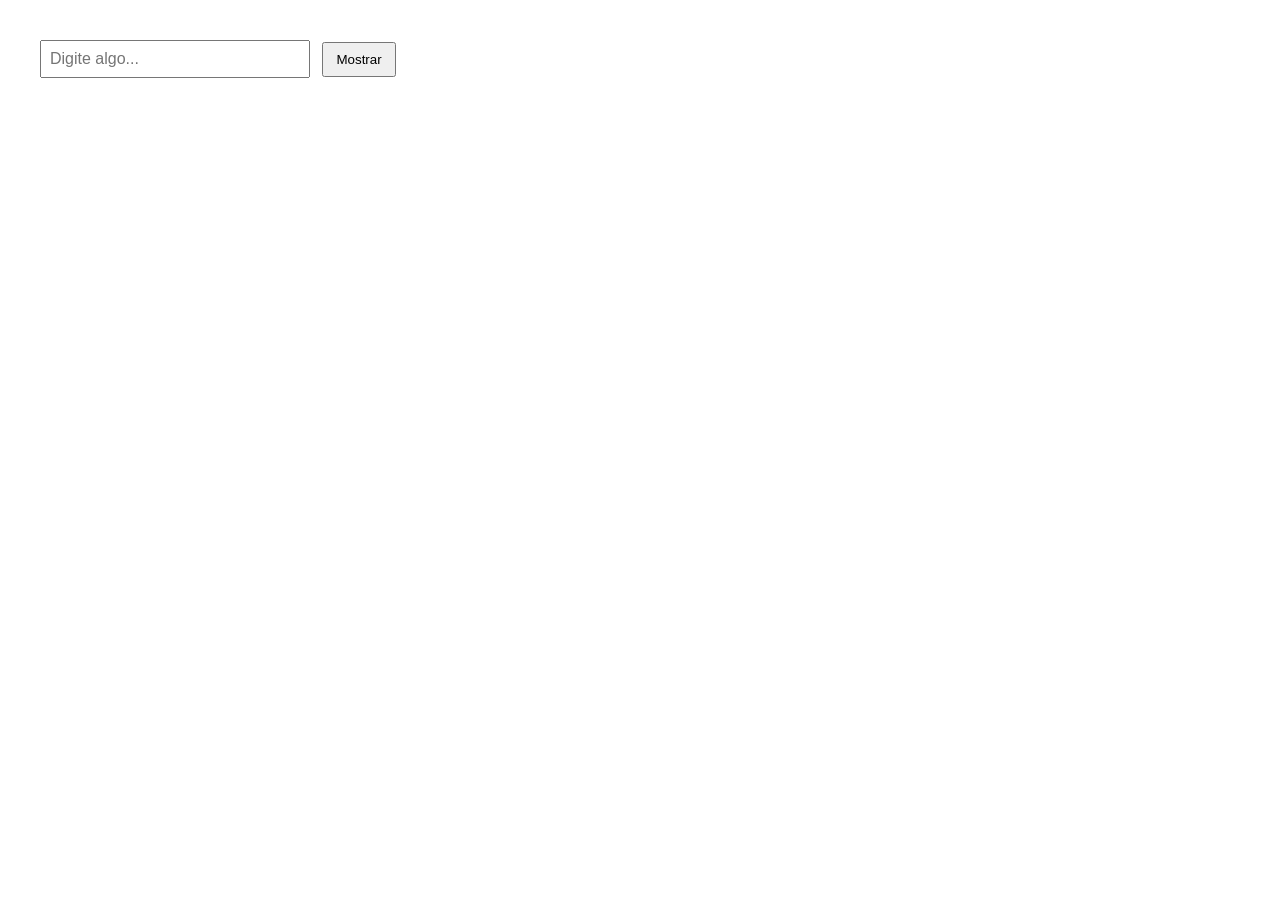
<file: atividade_avaliativa/index.html>
<!DOCTYPE html>
<html lang="pt-BR">
<head>
  <meta charset="UTF-8">
  <meta name="viewport" content="width=device-width, initial-scale=1.0">
  <title>tela1</title>
  <style>
    body {
      font-family: Arial, sans-serif;
      margin: 40px;
    }
    input {
      padding: 8px;
      width: 250px;
      font-size: 1rem;
    }
    button {
      padding: 8px 12px;
      margin-left: 8px;
      cursor: pointer;
    }
    .resultado p {
      margin: 5px 0 ;
   
    }
    
  </style>
</head>
<body>
  <input type="text" id="texto" placeholder="Digite algo...">
  <button onclick="mostrarTexto()">Mostrar</button>

  <div class="resultado" id="resultado"></div>

  <script>
    function mostrarTexto() {
      const texto = document.getElementById("texto").value;
      const resultado = document.getElementById("resultado");
      resultado.innerHTML = `
        <p style="font-size:1rem">${texto}</p>
        <p style="font-size:2rem">${texto}</p>
        <p style="font-size:3rem">${texto}</p>
        <p style="font-size:4rem">${texto}</p>
        <p style="font-size:5rem">${texto}</p>
      `;
    }
  </script>
</body>
</html>
</file>
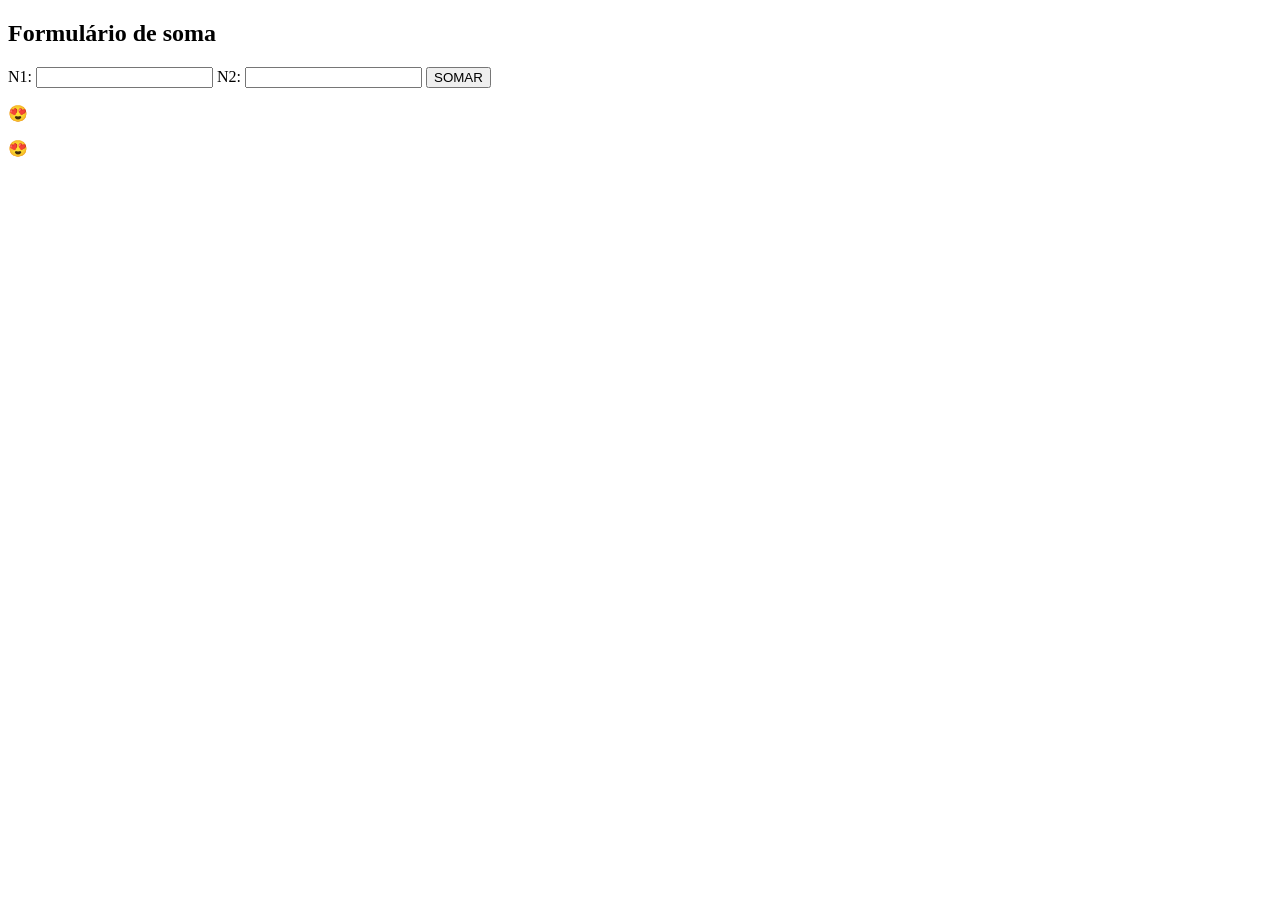
<file: aula_16/index.html>
<!DOCTYPE html>
<html lang="en">
<head>
    <meta charset="UTF-8">
    <meta name="viewport" content="width=device-width, initial-scale=1.0">
    <title>JAVASCRIPT</title>
</head>
<body>
    <h2>Formulário de soma</h2>

    <form action="">
        <label for="n1">N1:</label>
        <input type="text"  id="n1">
        <label for="n1">N2:</label>
        <input type="text"  id="n2">
        <button id="somar">SOMAR</button>
        <p id="resultado"></p>
    </form>

    <script>
        const somar= document.querySelector("#somar");
        somar.addEventListener("click", function(e){
            console.log("addEventListener");
            n1=parseInt(document.getElementById("n1").value);
            n2=parseInt(document.getElementById("n2").value);
            document.getElementById("resultado").innerHTML=n1+n2;
            console.log(n1+n2);

        })

        let alunos=[7,8,6,5,4,12];
        console.log(alunos[2]);
        alunos.push(5);
        alunos[3] = 0;
        delete alunos[0];
        console.log(alunos[0]);
        console.log(alunos.length)

        let items = ["Luiz", "Maria", "Felipe", "Vinicius", "Thiago"];
        console.log(items[1])

        let emocoes = ["🤬","😂","😍","🤢","🤩","🙄"]

        console.log(Math.random())
        console.log(Math.floor(Math.random()))
        console.log(Math.floor(Math.random()*10))

        let x = Math.floor(Math.random()*4);
        document.write(`<p> ${emocoes[x]} </p>`);
        document.write(`<p>` +emocoes[x]+`</p>`);

        // for(item in emocoes){
        //     document.write(`<p> $(emocoes[items])</p>`)
        // }
        // for(left nfor = 0; nfor<=5; nfor++){
        //     console.log(nfor)
        // }

        // let opcao=2

    </script>
</body>
</html>
</file>
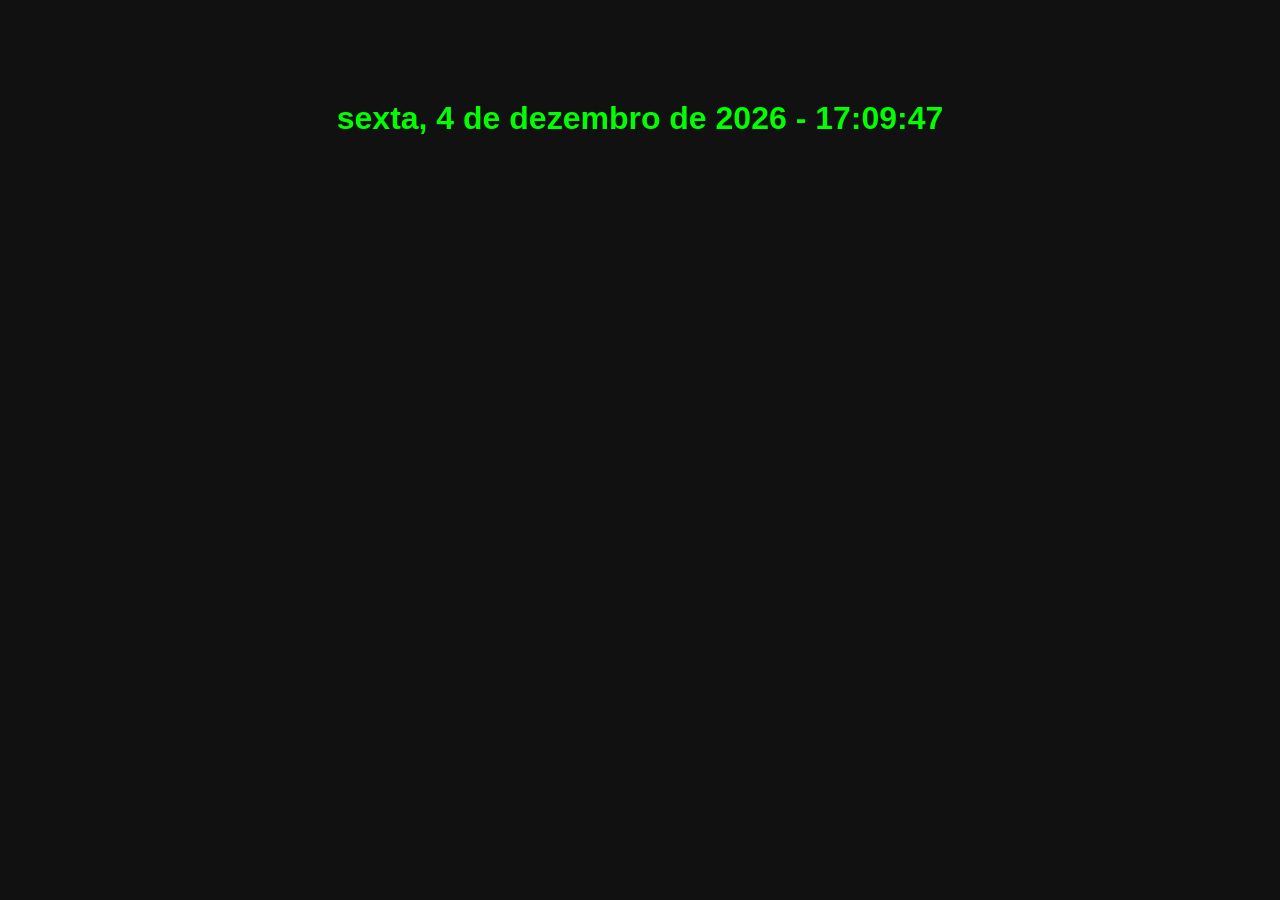
<file: aula_19/index.html>
<!DOCTYPE html>
<html lang="pt-br">
<head>
    <meta charset="UTF-8">
    <meta name="viewport" content="width=device-width, initial-scale=1.0">
    <title>Relógio</title>

    <style>
        body{
            font-family: Arial, sans-serif;
            background: #111;
            color: #0f0;
            text-align: center;
            padding-top: 60px;
        }
        #relogio{
            font-size: 32px;
            font-weight: bold;
        }
    </style>
</head>
<body>

    <p id="relogio"></p>

    <script>
        function atualizarRelogio(){
            const diasSemana = ["domingo","segunda","terça","quarta","quinta","sexta","sábado"];
            const meses = ["janeiro","fevereiro","março","abril","maio","junho",
                           "julho","agosto","setembro","outubro","novembro","dezembro"];

            let agora = new Date();

            let semana = diasSemana[agora.getDay()];
            let dia = agora.getDate();
            let mes = meses[agora.getMonth()];
            let ano = agora.getFullYear();

            let h = agora.getHours().toString().padStart(2,"0");
            let m = agora.getMinutes().toString().padStart(2,"0");
            let s = agora.getSeconds().toString().padStart(2,"0");

            document.getElementById("relogio").innerHTML =
                `${semana}, ${dia} de ${mes} de ${ano} - ${h}:${m}:${s}`;
        }

        // Atualiza imediatamente e a cada segundo
        atualizarRelogio();
        setInterval(atualizarRelogio, 1000);
    </script>

</body>
</html>
</file>
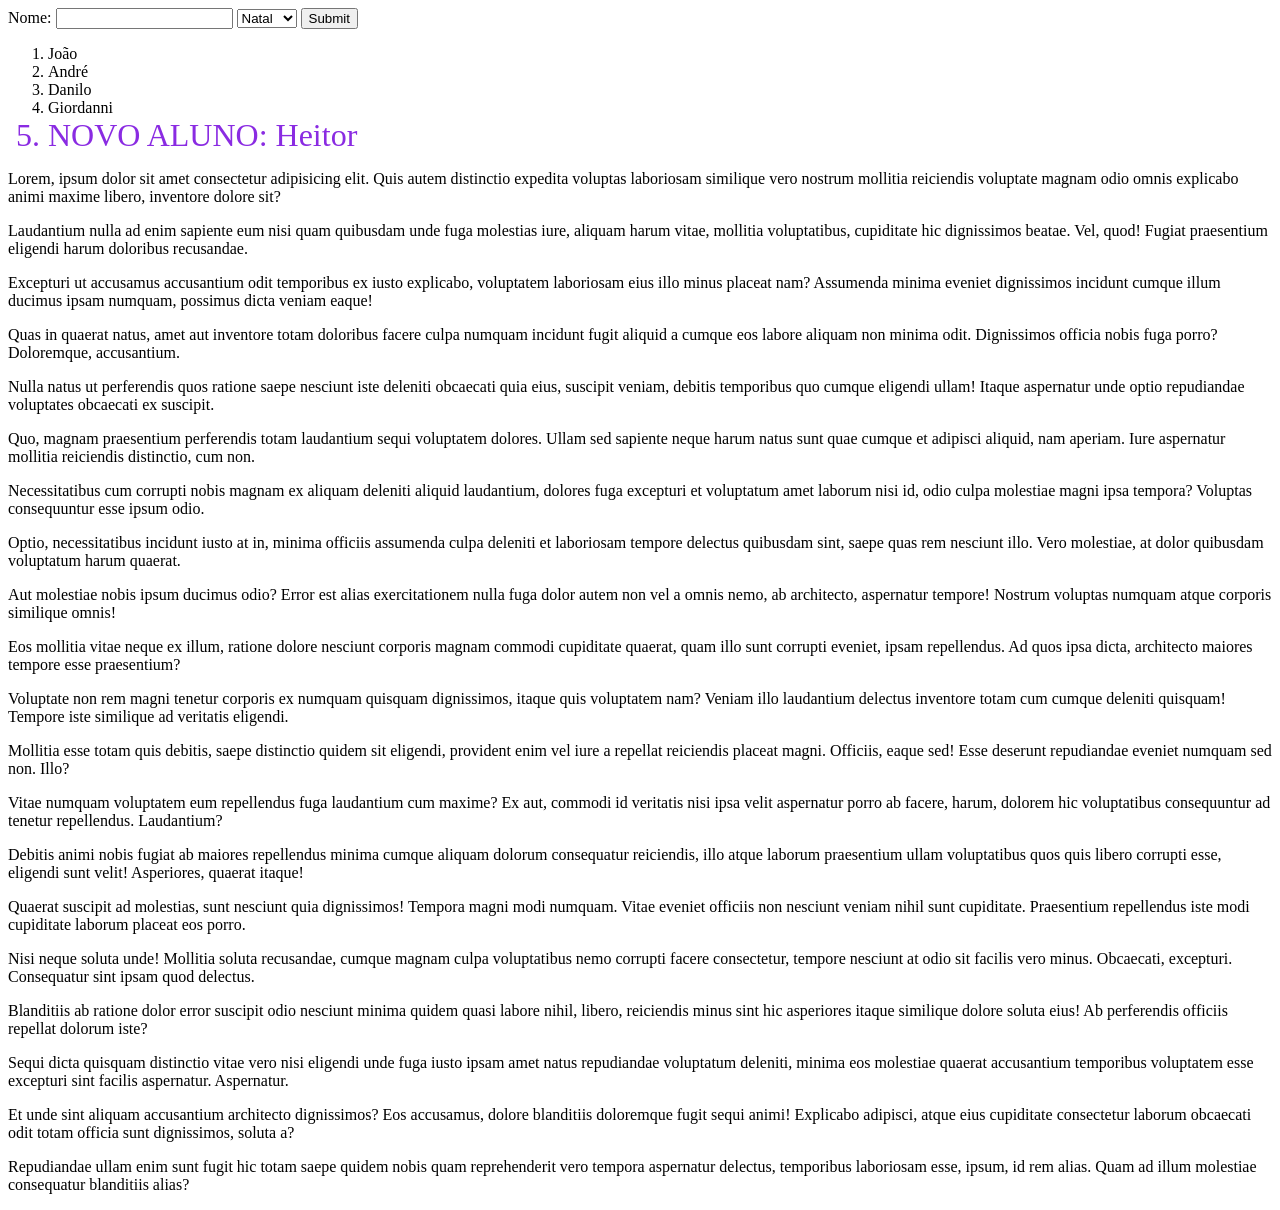
<file: aula_21/index.html>
<!DOCTYPE html>
<html lang="en">
<head>
    <meta charset="UTF-8">
    <meta name="viewport" content="width=device-width, initial-scale=1.0">
    <title>EVENTOS</title>
    <style>
        .destaque {
            font-size: 2rem;
            color: blueviolet;
        }
    </style>
</head>
<body>

    <form action="" name="cadastro">
        <label>Nome: <input type="text"></label>
        <select name="cidade" id="">
            <option value="natal">Natal</option>
            <option value="recife">Recife</option>
        </select>
        <input type="submit">
    </form>

    <ol id="alunos">
        <li>João</li>
        <li>André</li>
        <li>Danilo</li>
        <li>Giordanni</li>
    </ol>
    <p>Lorem, ipsum dolor sit amet consectetur adipisicing elit. Quis autem distinctio expedita voluptas laboriosam similique vero nostrum mollitia reiciendis voluptate magnam odio omnis explicabo animi maxime libero, inventore dolore sit?</p>
    <p>Laudantium nulla ad enim sapiente eum nisi quam quibusdam unde fuga molestias iure, aliquam harum vitae, mollitia voluptatibus, cupiditate hic dignissimos beatae. Vel, quod! Fugiat praesentium eligendi harum doloribus recusandae.</p>
    <p>Excepturi ut accusamus accusantium odit temporibus ex iusto explicabo, voluptatem laboriosam eius illo minus placeat nam? Assumenda minima eveniet dignissimos incidunt cumque illum ducimus ipsam numquam, possimus dicta veniam eaque!</p>
    <p>Quas in quaerat natus, amet aut inventore totam doloribus facere culpa numquam incidunt fugit aliquid a cumque eos labore aliquam non minima odit. Dignissimos officia nobis fuga porro? Doloremque, accusantium.</p>
    <p>Nulla natus ut perferendis quos ratione saepe nesciunt iste deleniti obcaecati quia eius, suscipit veniam, debitis temporibus quo cumque eligendi ullam! Itaque aspernatur unde optio repudiandae voluptates obcaecati ex suscipit.</p>
    <p>Quo, magnam praesentium perferendis totam laudantium sequi voluptatem dolores. Ullam sed sapiente neque harum natus sunt quae cumque et adipisci aliquid, nam aperiam. Iure aspernatur mollitia reiciendis distinctio, cum non.</p>
    <p>Necessitatibus cum corrupti nobis magnam ex aliquam deleniti aliquid laudantium, dolores fuga excepturi et voluptatum amet laborum nisi id, odio culpa molestiae magni ipsa tempora? Voluptas consequuntur esse ipsum odio.</p>
    <p>Optio, necessitatibus incidunt iusto at in, minima officiis assumenda culpa deleniti et laboriosam tempore delectus quibusdam sint, saepe quas rem nesciunt illo. Vero molestiae, at dolor quibusdam voluptatum harum quaerat.</p>
    <p>Aut molestiae nobis ipsum ducimus odio? Error est alias exercitationem nulla fuga dolor autem non vel a omnis nemo, ab architecto, aspernatur tempore! Nostrum voluptas numquam atque corporis similique omnis!</p>
    <p>Eos mollitia vitae neque ex illum, ratione dolore nesciunt corporis magnam commodi cupiditate quaerat, quam illo sunt corrupti eveniet, ipsam repellendus. Ad quos ipsa dicta, architecto maiores tempore esse praesentium?</p>
    <p>Voluptate non rem magni tenetur corporis ex numquam quisquam dignissimos, itaque quis voluptatem nam? Veniam illo laudantium delectus inventore totam cum cumque deleniti quisquam! Tempore iste similique ad veritatis eligendi.</p>
    <p>Mollitia esse totam quis debitis, saepe distinctio quidem sit eligendi, provident enim vel iure a repellat reiciendis placeat magni. Officiis, eaque sed! Esse deserunt repudiandae eveniet numquam sed non. Illo?</p>
    <p>Vitae numquam voluptatem eum repellendus fuga laudantium cum maxime? Ex aut, commodi id veritatis nisi ipsa velit aspernatur porro ab facere, harum, dolorem hic voluptatibus consequuntur ad tenetur repellendus. Laudantium?</p>
    <p>Debitis animi nobis fugiat ab maiores repellendus minima cumque aliquam dolorum consequatur reiciendis, illo atque laborum praesentium ullam voluptatibus quos quis libero corrupti esse, eligendi sunt velit! Asperiores, quaerat itaque!</p>
    <p>Quaerat suscipit ad molestias, sunt nesciunt quia dignissimos! Tempora magni modi numquam. Vitae eveniet officiis non nesciunt veniam nihil sunt cupiditate. Praesentium repellendus iste modi cupiditate laborum placeat eos porro.</p>
    <p>Nisi neque soluta unde! Mollitia soluta recusandae, cumque magnam culpa voluptatibus nemo corrupti facere consectetur, tempore nesciunt at odio sit facilis vero minus. Obcaecati, excepturi. Consequatur sint ipsam quod delectus.</p>
    <p>Blanditiis ab ratione dolor error suscipit odio nesciunt minima quidem quasi labore nihil, libero, reiciendis minus sint hic asperiores itaque similique dolore soluta eius! Ab perferendis officiis repellat dolorum iste?</p>
    <p>Sequi dicta quisquam distinctio vitae vero nisi eligendi unde fuga iusto ipsam amet natus repudiandae voluptatum deleniti, minima eos molestiae quaerat accusantium temporibus voluptatem esse excepturi sint facilis aspernatur. Aspernatur.</p>
    <p>Et unde sint aliquam accusantium architecto dignissimos? Eos accusamus, dolore blanditiis doloremque fugit sequi animi! Explicabo adipisci, atque eius cupiditate consectetur laborum obcaecati odit totam officia sunt dignissimos, soluta a?</p>
    <p>Repudiandae ullam enim sunt fugit hic totam saepe quidem nobis quam reprehenderit vero tempora aspernatur delectus, temporibus laboriosam esse, ipsum, id rem alias. Quam ad illum molestiae consequatur blanditiis alias?</p>
    
    <script>
        const lista = document.getElementById("alunos"); // pega a lista
        const novoli = document.createElement("li"); // cria a marcação de li
        novoli.textContent = "NOVO ALUNO: Heitor"; // coloca o texto dentro da li
        novoli.setAttribute("class", "destaque"); // adiciona a classe no li
        lista.appendChild(novoli); // adiciona o li na lista
        //lista.removeChild(novoli); // remove o li da lista

        //EVENTOS DE INTERFACE
        //load: quando a página é carregada
        //unload: quando a página termina de ser carregada
        //error: quando tem um erro
        //resize: quando a janela do navegador é redimensionada
        //scroll: quando a barra de rolagem é movimentada

        const body = document.querySelector("body");
        function eventload(){
            console.log("Página Evento load chamado");
        }
        function eventoscroll(){
            console.log("Evento scroll chamado");
        }
        window.addEventListener("load", eventload);
        window.addEventListener("scroll", eventoscroll);

        //EVENTOS DE FORMULÁRIO
        const form = document.cadastro;
        function eventsubmit(){
           alert("Evento submit chamado");
        }
        form.addEventListener("submit", eventsubmit);

        const cidade = form.cidade; // chama a marcação com name cidade do form
        function eventchange(){
            console.log("Evento change chamado");
        }
        cidade.addEventListener("change", eventchange);

        //EVENTOS DE TECLADO
        //KEYDOWN
        //KEYUP
        const input = document.querySelector("input");
        function eventkeydown(e){
            console.log("Evento keydown chamado: "+e.key);
        }
        input.addEventListener("keydown", eventkeydown);



        window.addEventListener('mousemove' ,eventomousemove);
        function eventomousemove(e) {
            const x = e.clientX;
            const y = e.clientY;
            console.log(`Evento de mosemove. Eixo x: ${x} e Eixo Y: ${y}`)
        }
    </script>
    
</body>
</html>
</file>
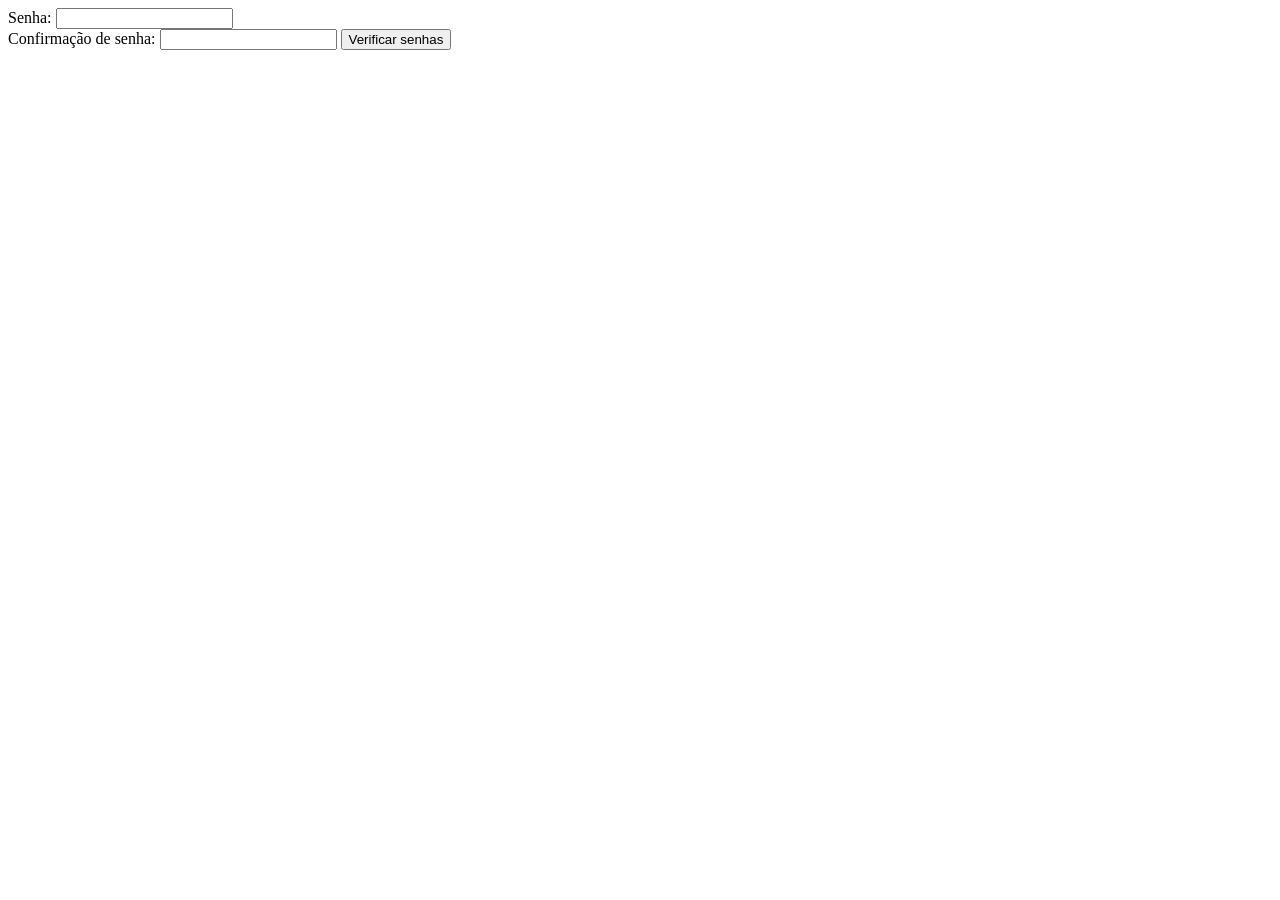
<file: tela_2/index.html>
<!DOCTYPE html>
<html lang="pt-br">
<head>
    <meta charset="UTF-8">
    <meta name="viewport" content="width=device-width, initial-scale=1.0">
    <title>Verificar Senhas</title>
</head>
<body>

    <form>
        <label>Senha:</label>
        <input type="text" id="senha">
        <br>
        <label>Confirmação de senha:</label>
        <input type="text" id="confirmar_senha">
        <button type="button" onclick="verificar()">Verificar senhas</button>
    </form>

    <p id="resultado"></p>

    <script>
        function verificar() {
            let senha = document.getElementById("senha").value;
            let confirmar_senha = document.getElementById("confirmar_senha").value;
            let resultado = document.getElementById("resultado");

            if (senha === confirmar_senha  && senha !== "") {
                resultado.innerHTML = "Iguais";
            } else {
                resultado.innerHTML = "Diferentes";
            }
        }
    </script>
</body>
</html>
</file>
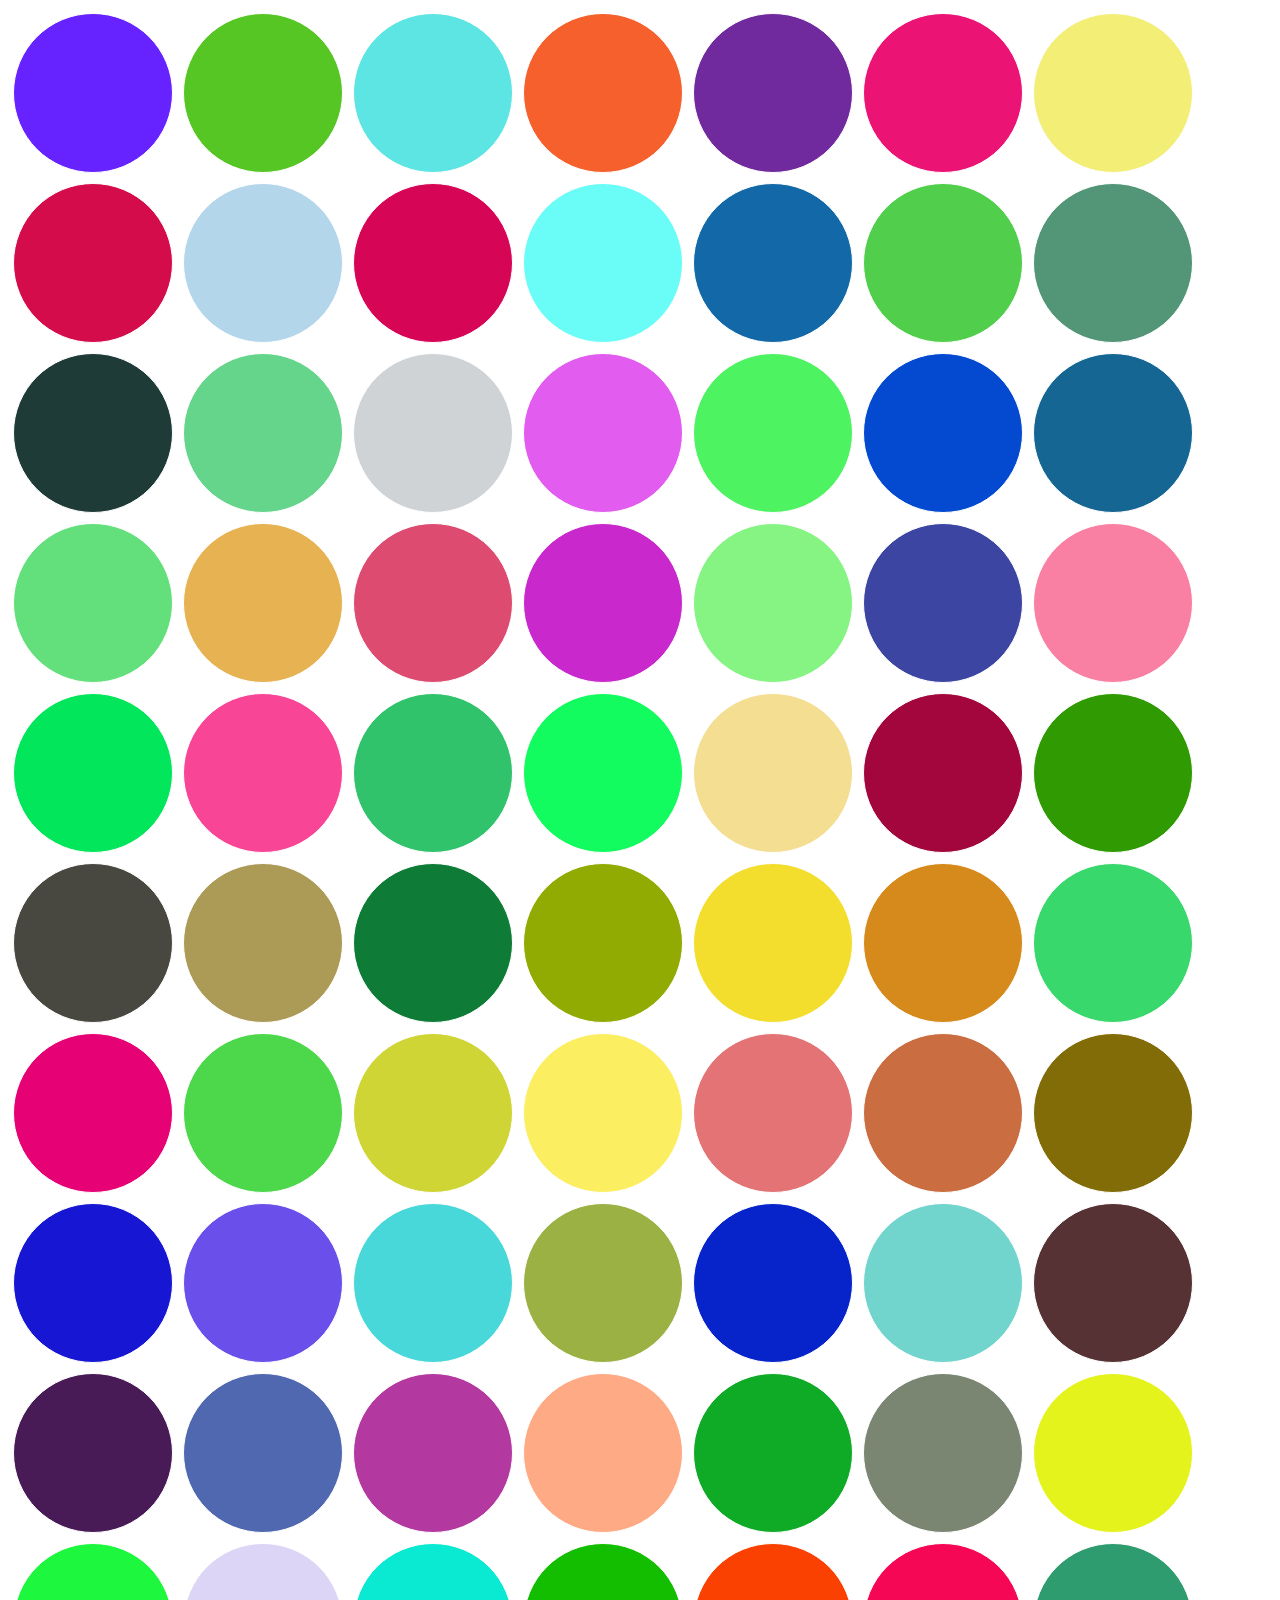
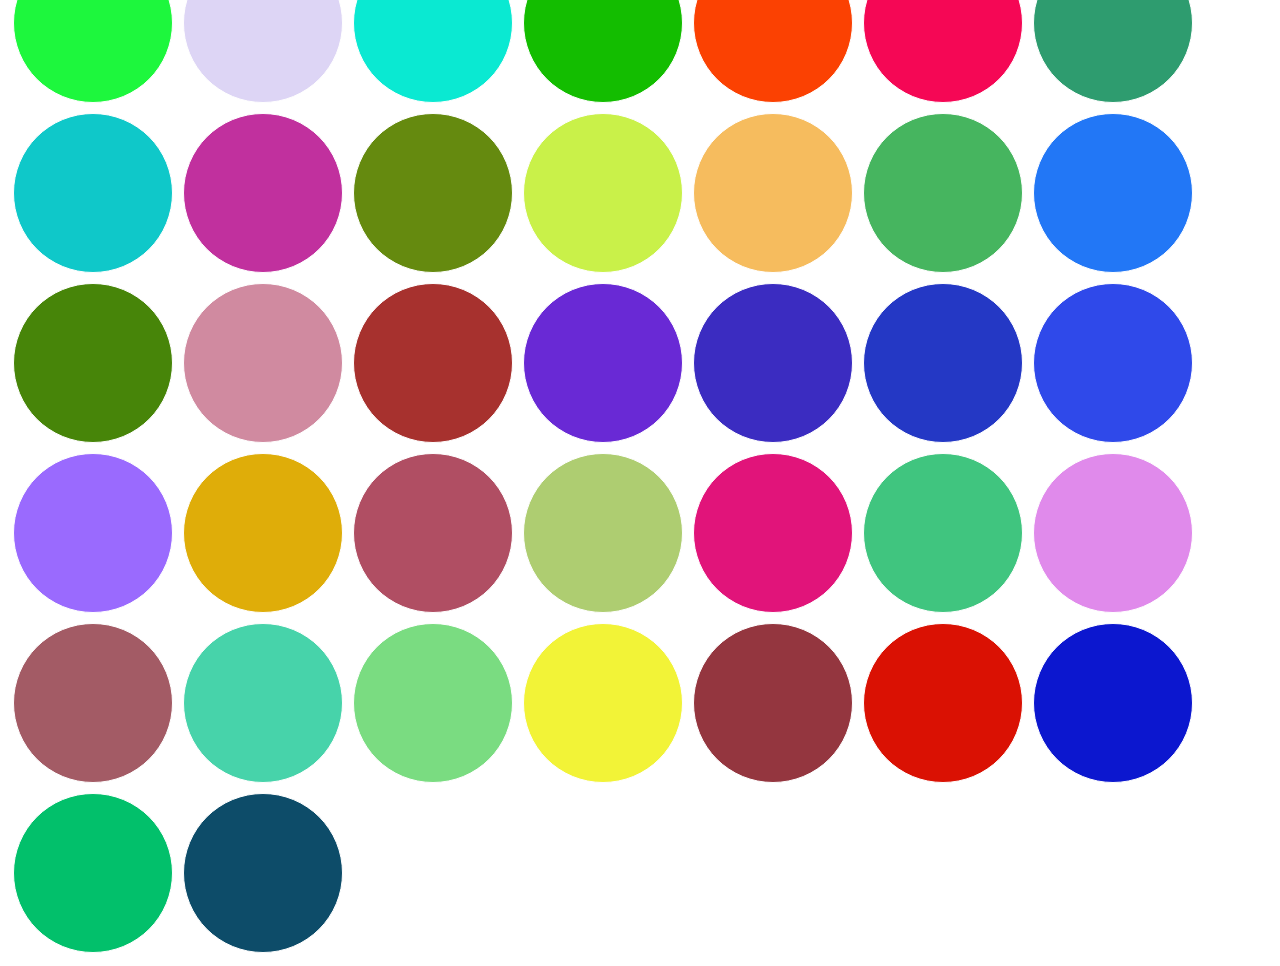
<file: atividade.html>
<!DOCTYPE html>
<html lang="pt-br">
<head>
<meta charset="UTF-8">
<title>cores</title>
<style>
    button{
        width: 10rem;
        height: 10rem;
        border: 1px solid white;
        border-radius: 100%;
        margin: 5px;
    }
</style>

<script>
function mudarCor(r,g,b){
    document.body.style.backgroundColor = "rgb(" + r + "," + g + "," + b + ")";
}
</script>
</head>
<body>

<script>
for(let i=0;i<100;i++){

    let r = parseInt(Math.random()*256)
    let g = parseInt(Math.random()*256)
    let b = parseInt(Math.random()*256)

    document.write(
        "<button onclick='mudarCor("+r+","+g+","+b+")' style='background-color: rgb("+r+","+g+","+b+")'></button>"
    )
}
</script>

</body>
</html>
</file>
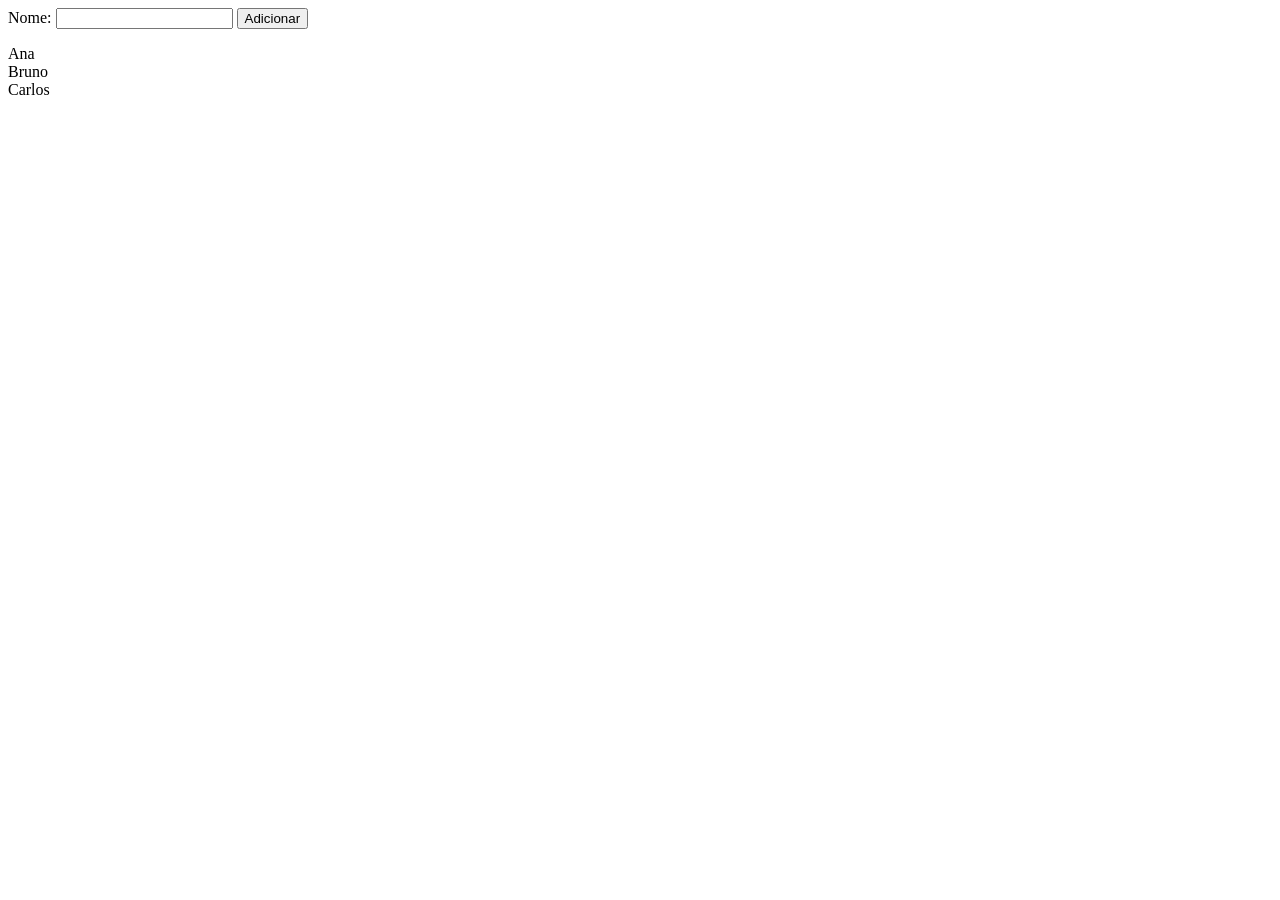
<file: atividade2.html>
<!DOCTYPE html>
<html lang="pt-br">
<head>
<meta charset="UTF-8">
<title>lista de nomes</title>
</head>
<body>

<label>Nome:</label>
<input id="nomeInput">
<button id="btnAdd">Adicionar</button>

<p id="textoLista"></p>

<script>
let lista = ["Ana","Bruno","Carlos"]

function mostrarLista(){
    document.getElementById("textoLista").innerHTML = lista.join("<br>")
}

mostrarLista()

document.getElementById("btnAdd").onclick = function(){
    let nome = document.getElementById("nomeInput").value

    if(nome != ""){
        lista.push(nome)
        mostrarLista()
        document.getElementById("nomeInput").value = ""
    }
}
</script>

</body>
</html>
</file>
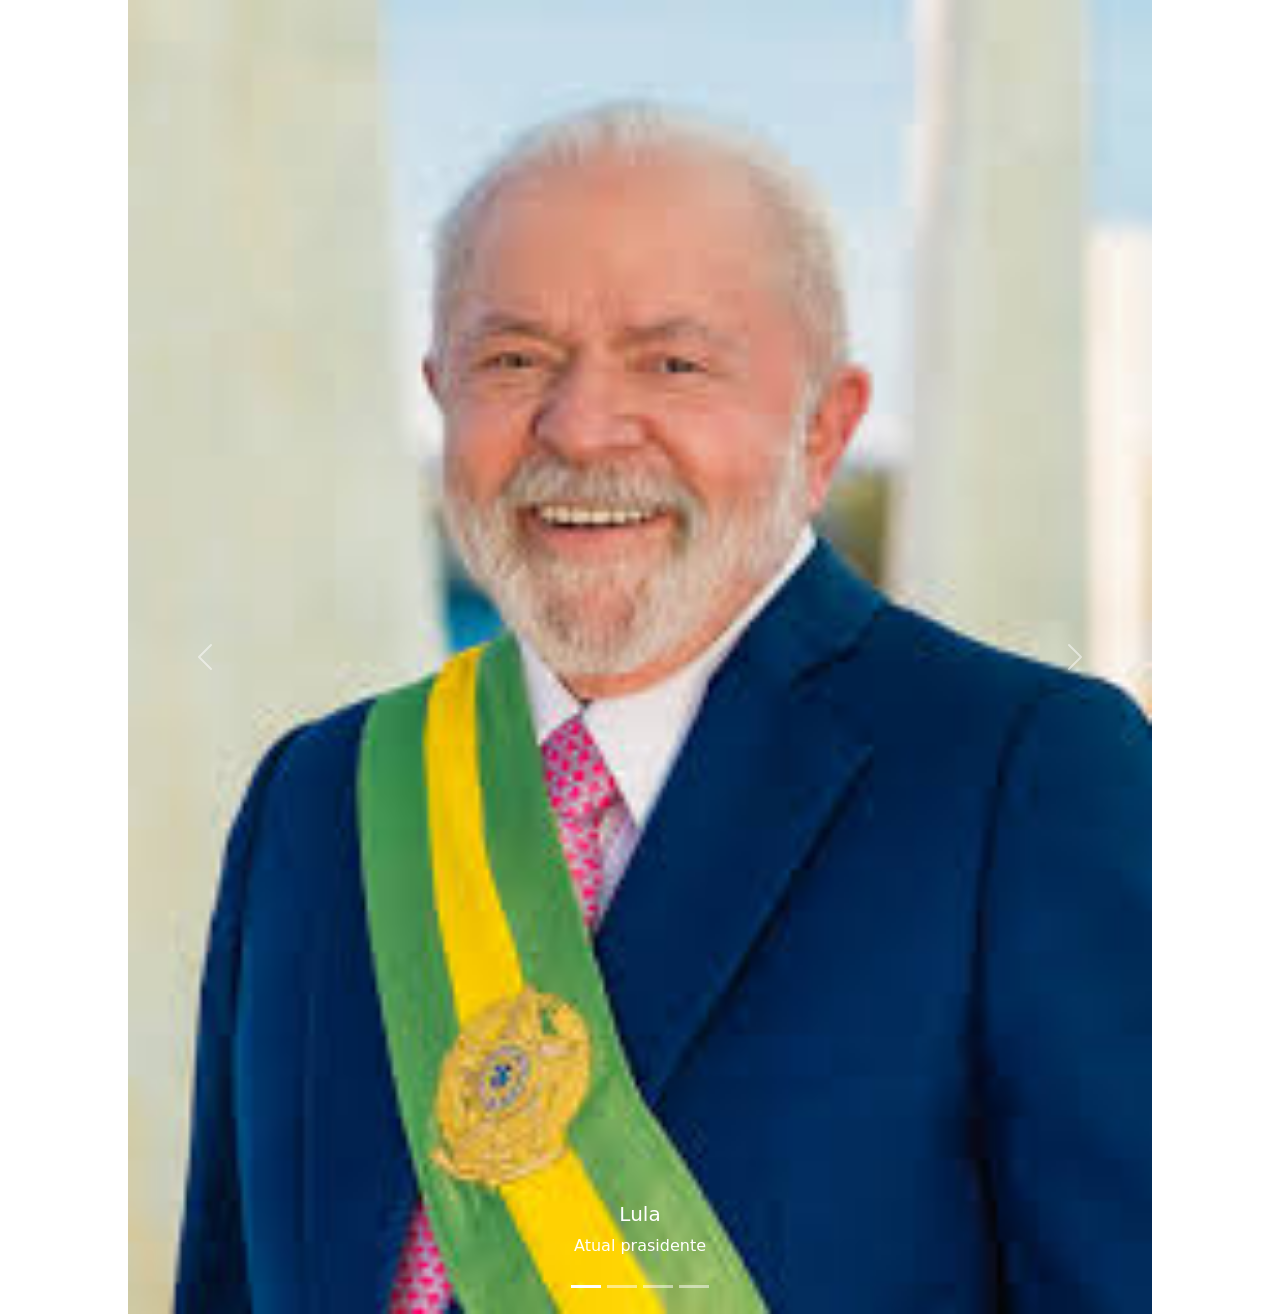
<file: aulas/carousel.html>
<!DOCTYPE html>
<html lang="en">

<head>
    <meta charset="UTF-8">
    <meta name="viewport" content="width=device-width, initial-scale=1.0">
    <title>Document</title>
</head>

<body>
    <div id="carouselExampleCaptions" class="carousel slide">
        <div class="carousel-indicators">
            <button type="button" data-bs-target="#carouselExampleCaptions" data-bs-slide-to="0" class="active"
                aria-current="true" aria-label="Slide 1"></button>
            <button type="button" data-bs-target="#carouselExampleCaptions" data-bs-slide-to="1"
                aria-label="Slide 2"></button>
            <button type="button" data-bs-target="#carouselExampleCaptions" data-bs-slide-to="2"
                aria-label="Slide 3"></button>
            <button type="button" data-bs-target="#carouselExampleCaptions" data-bs-slide-to="3"
                aria-label="Slide 4"></button>
        </div>
        <div class="carousel-inner">
            <div class="carousel-item active">
                <img src="[data-uri]"
                    class="d-block w-100" alt="...">
                <div class="carousel-caption d-none d-md-block">
                    <h5>Lula</h5>
                    <p>Atual prasidente</p>
                </div>
            </div>
            <div class="carousel-item">
                <img src="[data-uri]"
                    class="d-block w-100" alt="...">
                <div class="carousel-caption d-none d-md-block">
                    <h5>Bolsonaro</h5>
                    <p>ex-presidente</p>
                </div>
            </div>
            <div class="carousel-item">
                <img src="[data-uri]"
                    class="d-block w-100" alt="...">
                <div class="carousel-caption d-none d-md-block">
                    <h5>Amor oculto</h5>
                    <p>Partidos unidos</p>
                </div>
            </div>
            <div class="carousel-item">
                <img src="[data-uri]"
                    class="d-block w-100" alt="...">
                <div class="carousel-caption d-none d-md-block">
                    <h5>Amor oculto</h5>
                    <p>Partidos unidos</p>
                </div>


            </div>
            <button class="carousel-control-prev" type="button" data-bs-target="#carouselExampleCaptions"
                data-bs-slide="prev">
                <span class="carousel-control-prev-icon" aria-hidden="true"></span>
                <span class="visually-hidden">Previous</span>
            </button>
            <button class="carousel-control-next" type="button" data-bs-target="#carouselExampleCaptions"
                data-bs-slide="next">
                <span class="carousel-control-next-icon" aria-hidden="true"></span>
                <span class="visually-hidden">Next</span>
            </button>
        </div>
        <link href="https://cdn.jsdelivr.net/npm/bootstrap@5.3.8/dist/css/bootstrap.min.css" rel="stylesheet"
            integrity="sha384-sRIl4kxILFvY47J16cr9ZwB07vP4J8+LH7qKQnuqkuIAvNWLzeN8tE5YBujZqJLB" crossorigin="anonymous">
        <link rel="stylesheet" href="carousel.css">
        <script src="https://cdn.jsdelivr.net/npm/bootstrap@5.3.8/dist/js/bootstrap.bundle.min.js"
            integrity="sha384-FKyoEForCGlyvwx9Hj09JcYn3nv7wiPVlz7YYwJrWVcXK/BmnVDxM+D2scQbITxI"
            crossorigin="anonymous"></script>
</body>

</html>
</file>
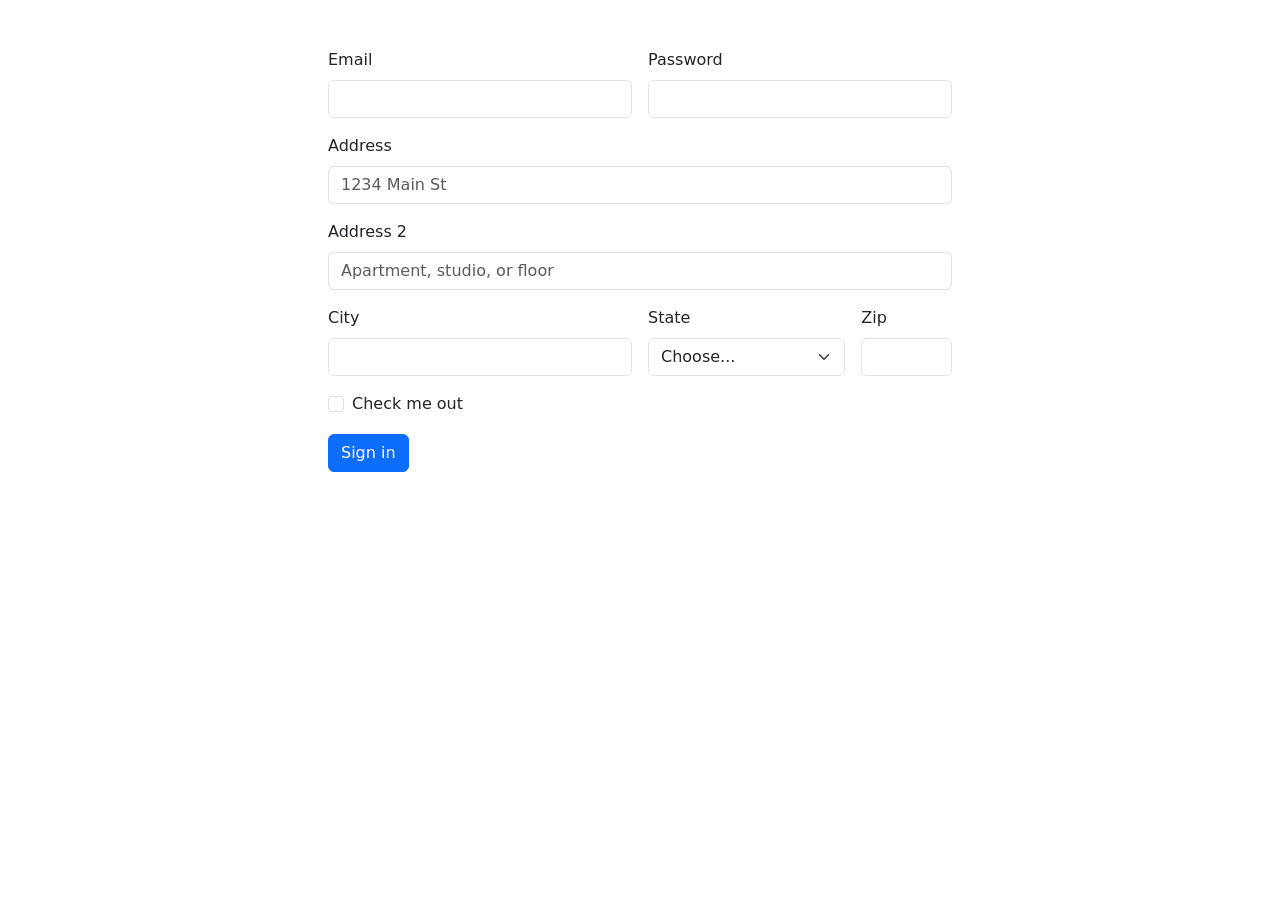
<file: aulas/form.html>
<!DOCTYPE html>
<html lang="en">

<head>
    <meta charset="UTF-8">
    <meta name="viewport" content="width=device-width, initial-scale=1.0">
    <title>Document</title>
</head>

<body>


    <form class="row g-3">
        <div class="col-md-6">
            <label for="inputEmail4" class="form-label">Email</label>
            <input type="email" class="form-control" id="inputEmail4">
        </div>
        <div class="col-md-6">
            <label for="inputPassword4" class="form-label">Password</label>
            <input type="password" class="form-control" id="inputPassword4">
        </div>
        <div class="col-12">
            <label for="inputAddress" class="form-label">Address</label>
            <input type="text" class="form-control" id="inputAddress" placeholder="1234 Main St">
        </div>
        <div class="col-12">
            <label for="inputAddress2" class="form-label">Address 2</label>
            <input type="text" class="form-control" id="inputAddress2" placeholder="Apartment, studio, or floor">
        </div>
        <div class="col-md-6">
            <label for="inputCity" class="form-label">City</label>
            <input type="text" class="form-control" id="inputCity">
        </div>
        <div class="col-md-4">
            <label for="inputState" class="form-label">State</label>
            <select id="inputState" class="form-select">
                <option selected>Choose...</option>
                <option>...</option>
            </select>
        </div>
        <div class="col-md-2">
            <label for="inputZip" class="form-label">Zip</label>
            <input type="text" class="form-control" id="inputZip">
        </div>
        <div class="col-12">
            <div class="form-check">
                <input class="form-check-input" type="checkbox" id="gridCheck">
                <label class="form-check-label" for="gridCheck">
                    Check me out
                </label>
            </div>
        </div>
        <div class="col-12">
            <button type="submit" class="btn btn-primary">Sign in</button>
        </div>
    </form>



    <link href="https://cdn.jsdelivr.net/npm/bootstrap@5.3.8/dist/css/bootstrap.min.css" rel="stylesheet"
        integrity="sha384-sRIl4kxILFvY47J16cr9ZwB07vP4J8+LH7qKQnuqkuIAvNWLzeN8tE5YBujZqJLB" crossorigin="anonymous">
    <link rel="stylesheet" href="form.css">
    <script src="https://cdn.jsdelivr.net/npm/bootstrap@5.3.8/dist/js/bootstrap.bundle.min.js"
        integrity="sha384-FKyoEForCGlyvwx9Hj09JcYn3nv7wiPVlz7YYwJrWVcXK/BmnVDxM+D2scQbITxI"
        crossorigin="anonymous"></script>
</body>

</html>
</file>
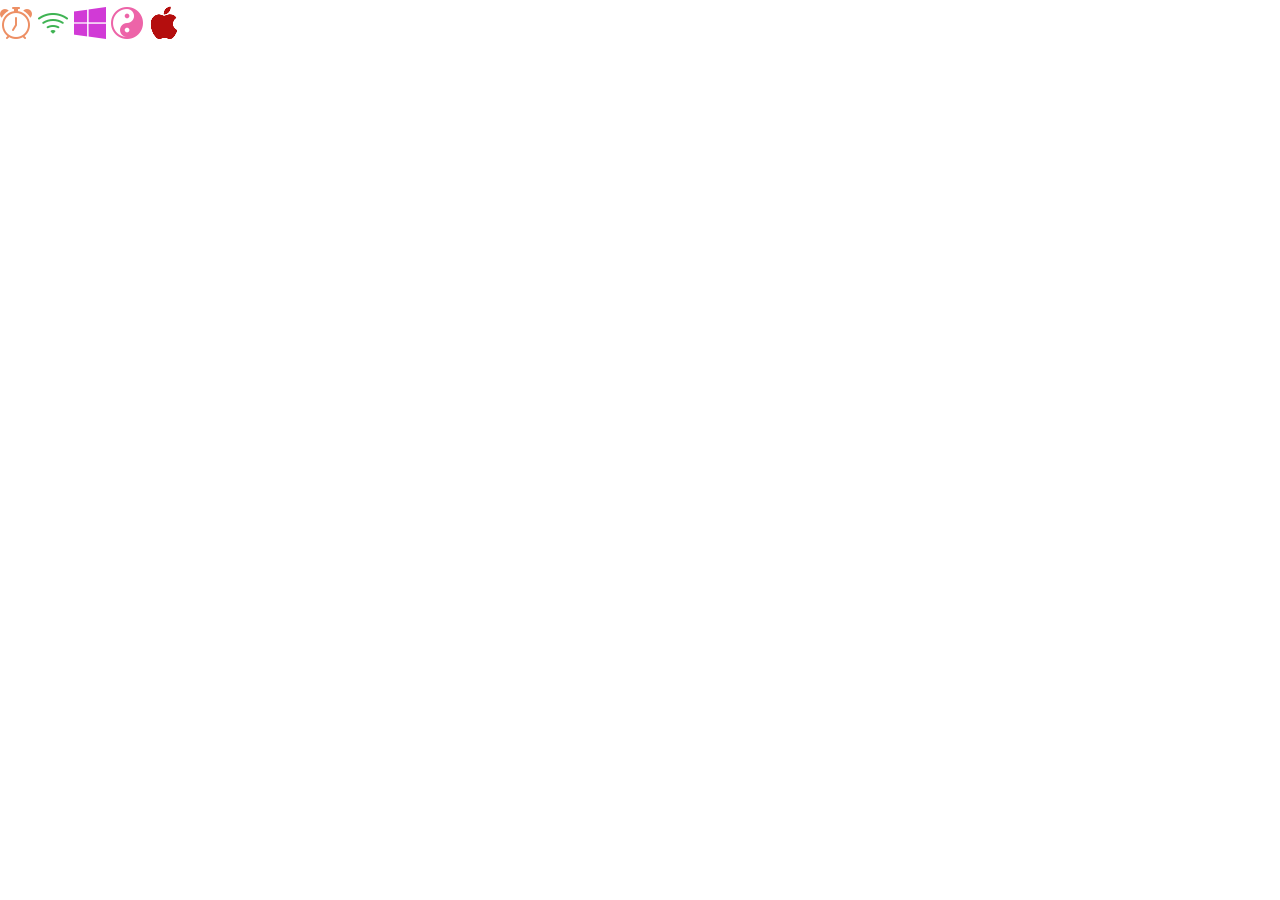
<file: aulas/icon.html>
<!DOCTYPE html>
<html lang="en">

<head>
    <meta charset="UTF-8">
    <meta name="viewport" content="width=device-width, initial-scale=1.0">
    <title>Document</title>
    <STYLe>
        i{
            height: 5;
            width: 2rem;
        }
    </STYLe>
</head>

<body>

    <i class="bi bi-alarm" style="font-size: 2rem; color: rgb(237, 143, 100);"></i>
    <i class="bi bi-wifi"  style="font-size: 2rem; color: rgb(63, 179, 83);"></i>
    <i class="bi bi-windows" style="font-size: 2rem; color: rgb(209, 58, 214);"></i>
    <i class="bi bi-yin-yang" style="font-size: 2rem; color: rgb(237, 100, 168);"></i>
    <i class="bi bi-apple"  style="font-size: 2rem; color: rgb(180, 14, 14);"></i>


    <link href="https://cdn.jsdelivr.net/npm/bootstrap@5.3.8/dist/css/bootstrap.min.css" rel="stylesheet"
        integrity="sha384-sRIl4kxILFvY47J16cr9ZwB07vP4J8+LH7qKQnuqkuIAvNWLzeN8tE5YBujZqJLB" crossorigin="anonymous">
    <link rel="stylesheet" href="carousel.css">
    <link rel="stylesheet" href="https://cdn.jsdelivr.net/npm/bootstrap-icons@1.13.1/font/bootstrap-icons.min.css">
    <script src="https://cdn.jsdelivr.net/npm/bootstrap@5.3.8/dist/js/bootstrap.bundle.min.js"
        integrity="sha384-FKyoEForCGlyvwx9Hj09JcYn3nv7wiPVlz7YYwJrWVcXK/BmnVDxM+D2scQbITxI"
        crossorigin="anonymous"></script>
</body>

</html>
</file>
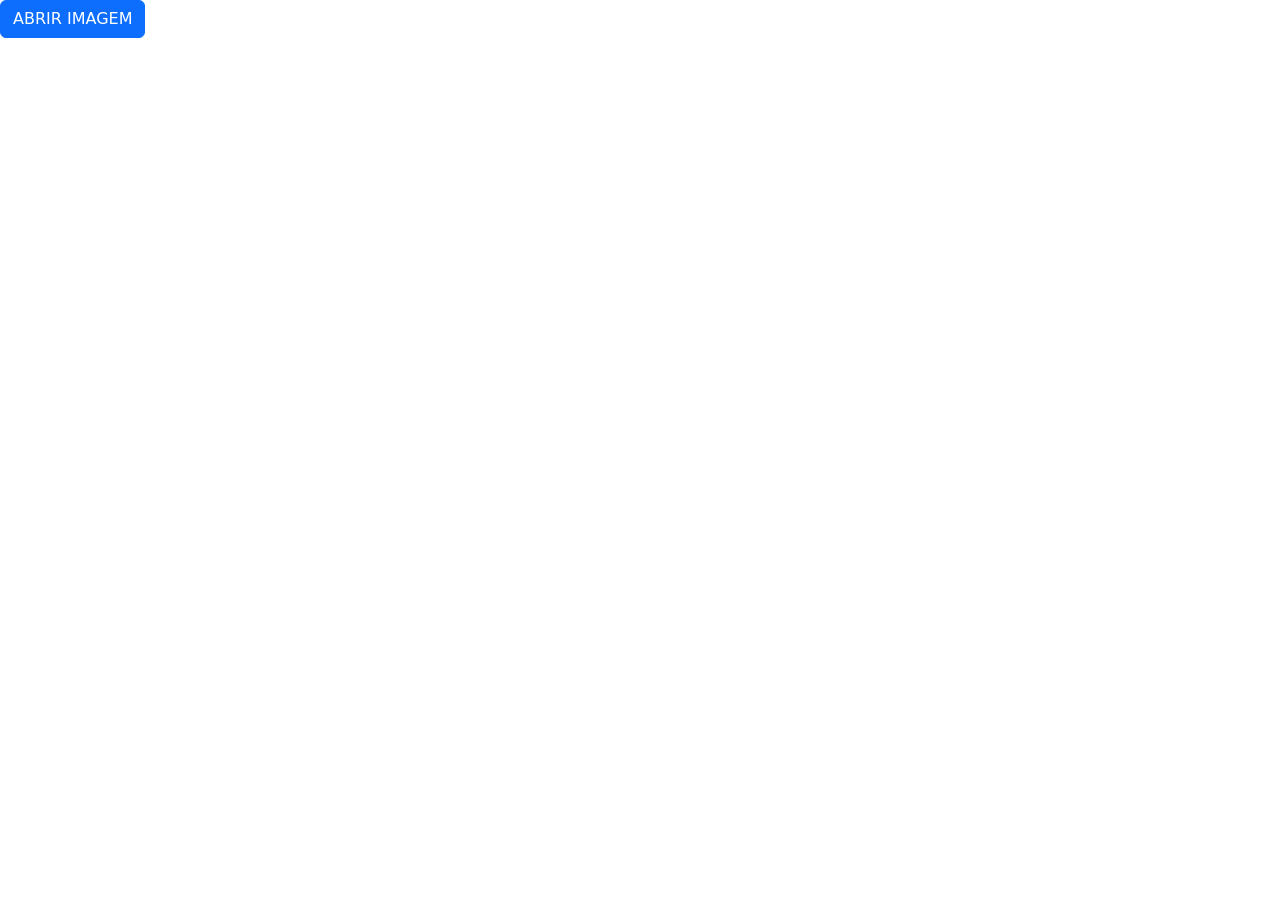
<file: aulas/modal.html>
<!DOCTYPE html>
<html lang="pt-br">

<head>
    <meta charset="UTF-8">
    <meta name="viewport" content="width=device-width, initial-scale=1.0">
    <title>Document</title>
</head>

<body>
    
    
    <!-- Button trigger modal -->
    <button type="button" class="btn btn-primary" data-bs-toggle="modal" data-bs-target="#exampleModal">
       ABRIR IMAGEM
    </button>
    
    <!-- Modal -->
    <div class="modal fade" id="exampleModal" tabindex="-1" aria-labelledby="exampleModalLabel" aria-hidden="true">
        <div class="modal-dialog">
            <div class="modal-content">
                <div class="modal-header">
                    <h1 class="modal-title fs-5" id="exampleModalLabel">bootstrap</h1>
                    <button type="button" class="btn-close" data-bs-dismiss="modal" aria-label="Close"></button>
                </div>
                <div class="modal-body">
                    <p>Lorem ipsum, dolor sit amet consectetur adipisicing elit. Omnis iste incidunt soluta mollitia maxime saepe sint voluptas sed odit, natus corrupti aliquam deserunt vel enim nisi quas optio quia debitis?</p>
                </div>
                <div class="modal-footer">
                    <button type="button" class="btn btn-secondary" data-bs-dismiss="modal">Cancelar</button>
                    <button type="button" class="btn btn-primary">Salvar</button>
                </div>
            </div>
        </div>
    </div>
    <link href="https://cdn.jsdelivr.net/npm/bootstrap@5.3.8/dist/css/bootstrap.min.css" rel="stylesheet"
        integrity="sha384-sRIl4kxILFvY47J16cr9ZwB07vP4J8+LH7qKQnuqkuIAvNWLzeN8tE5YBujZqJLB" crossorigin="anonymous">
    <script src="https://cdn.jsdelivr.net/npm/bootstrap@5.3.8/dist/js/bootstrap.bundle.min.js"
        integrity="sha384-FKyoEForCGlyvwx9Hj09JcYn3nv7wiPVlz7YYwJrWVcXK/BmnVDxM+D2scQbITxI"
        crossorigin="anonymous"></script>
</body>

</html>
</file>
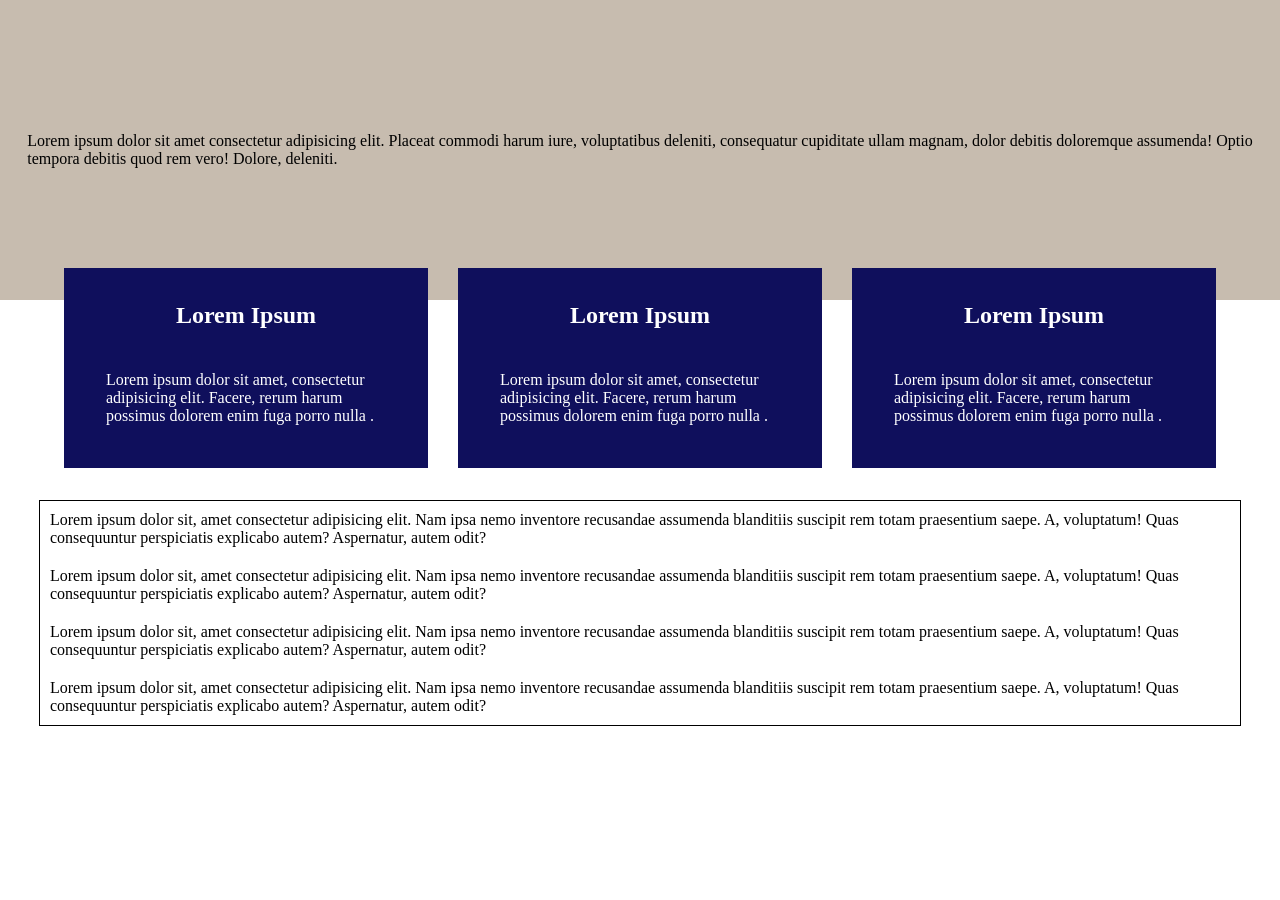
<file: site_teste/teste/flexbox.html>
<!DOCTYPE html>
<html lang="en">

<head>
    <meta charset="UTF-8">
    <meta name="viewport" content="width=device-width, initial-scale=1.0">
    <style>
        * {
            margin: 0;
            padding: 0;
        }

        body {
            display: flex;
            align-items: center;
            flex-direction: column;
        }

        .cabeca {
            display: flex;
            background-color: rgb(199, 188, 175);
            height: 300px;
            width: 100%;
            justify-content: center;
            align-items: center;
        }

        .corpo {
            display: flex;
            flex-flow: row wrap;
            justify-content: center;
            gap: 30px;
            position: relative;
            bottom: 2rem;

        }

        .itens {
            display: flex;
            background-color: rgb(15, 15, 92);
            color: white;
            width: 300px;
            height: 200px;
            align-items: center;
            justify-content: center;
            flex-direction: column;
            gap: 2rem;
            padding-right: 2rem;
            padding-left: 2rem;


        }


        .pe {
            display: flex;
            flex-direction: column;
            flex-flow: column wrap;
            border: 1px solid black;
            width: 1200px;
            gap: 0px 30px;

        }

        p {
            margin: 10px;
        }
    </style>
    <title>Flex</title>
</head>

<body>

    <section class="cabeca">
        <p>Lorem ipsum dolor sit amet consectetur adipisicing elit. Placeat commodi harum iure, voluptatibus deleniti,
            consequatur cupiditate ullam magnam, dolor debitis doloremque assumenda! Optio <br>tempora debitis quod rem
            vero! Dolore, deleniti.</p>
    </section>
    <section class="corpo">
        <!-- recebe os itens -->

        <div class="itens">
            <h2>Lorem Ipsum</h2>
            <p>Lorem ipsum dolor sit amet, consectetur adipisicing elit. Facere, rerum harum possimus dolorem enim fuga
                porro nulla .</p>
        </div>
        <div class="itens">
            <h2>Lorem Ipsum</h2>
            <p>Lorem ipsum dolor sit amet, consectetur adipisicing elit. Facere, rerum harum possimus dolorem enim fuga
                porro nulla .</p>
        </div>
        <div class="itens">
            <h2>Lorem Ipsum</h2>
            <p>Lorem ipsum dolor sit amet, consectetur adipisicing elit. Facere, rerum harum possimus dolorem enim fuga
                porro nulla .</p>
        </div>

        <!-- itens do contenier -->
        </div>
    </section>
    <section class="pe">
        <p>Lorem ipsum dolor sit, amet consectetur adipisicing elit. Nam ipsa nemo inventore recusandae assumenda
            blanditiis suscipit rem totam praesentium saepe. A, voluptatum! Quas consequuntur perspiciatis explicabo
            autem? Aspernatur, autem odit?</p>
        <p>Lorem ipsum dolor sit, amet consectetur adipisicing elit. Nam ipsa nemo inventore recusandae assumenda
            blanditiis suscipit rem totam praesentium saepe. A, voluptatum! Quas consequuntur perspiciatis explicabo
            autem? Aspernatur, autem odit?</p>
        <p>Lorem ipsum dolor sit, amet consectetur adipisicing elit. Nam ipsa nemo inventore recusandae assumenda
            blanditiis suscipit rem totam praesentium saepe. A, voluptatum! Quas consequuntur perspiciatis explicabo
            autem? Aspernatur, autem odit?</p>
        <p>Lorem ipsum dolor sit, amet consectetur adipisicing elit. Nam ipsa nemo inventore recusandae assumenda
            blanditiis suscipit rem totam praesentium saepe. A, voluptatum! Quas consequuntur perspiciatis explicabo
            autem? Aspernatur, autem odit?</p>
    </section>
</body>

</html>
</file>
<file: aulas/carousel.css>
.carousel{
    margin: 0 auto;
    max-width:80%;
    max-height: 40%;
}
</file>
<file: aulas/form.css>
.row{
    margin: 2rem auto;
    max-width: 50%;
}
</file>
